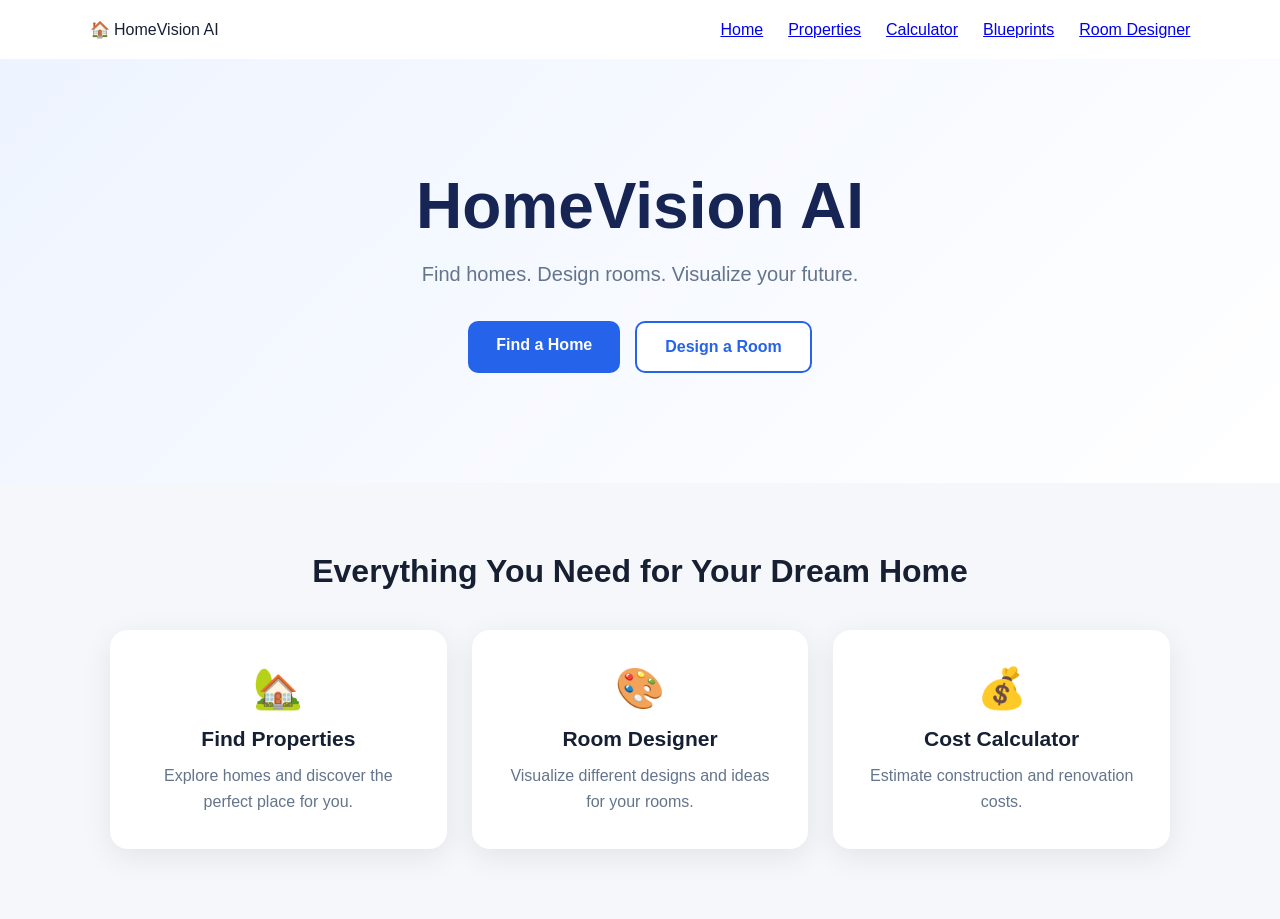
<file: index.html>
<!DOCTYPE html>
<html lang="en">
<head>
  <meta charset="UTF-8">
  <meta name="viewport" content="width=device-width, initial-scale=1.0">

  <title>HomeVision AI</title>

<link rel="stylesheet" href="style.css">
<meta charset="UTF-8">
<meta name="viewport" content="width=device-width, initial-scale=1.0">
<title>HomeVision AI</title>
<link rel="stylesheet" href="style.css">
</head>

<body>

  <nav class="navbar">
    <div class="logo">🏠 HomeVision AI</div>

    <div class="nav-links">
      <a href="index.html">Home</a>
      <a href="properties.html">Properties</a>
      <a href="calculator.html">Calculator</a>
      <a href="blueprints.html">Blueprints</a>
      <a href="roomdesigner.html">Room Designer</a>
    </div>
  </nav>

  <section class="hero">
    <h1>HomeVision AI</h1>

    <p>
      Find homes. Design rooms. Visualize your future.
    </p>

    <div class="hero-buttons">
      <a href="properties.html" class="button">Find a Home</a>
      <a href="roomdesigner.html" class="button secondary">Design a Room</a>
    </div>
  </section>

  <section class="features">
    <h2>Everything You Need for Your Dream Home</h2>

    <div class="cards">

      <div class="card">
        <div class="icon">🏡</div>
        <h3>Find Properties</h3>
        <p>
          Explore homes and discover the perfect place for you.
        </p>
      </div>

      <div class="card">
        <div class="icon">🎨</div>
        <h3>Room Designer</h3>
        <p>
          Visualize different designs and ideas for your rooms.
        </p>
      </div>

      <div class="card">
        <div class="icon">💰</div>
        <h3>Cost Calculator</h3>
        <p>
          Estimate construction and renovation costs.
        </p>
      </div>

    </div>
  </section>

</body>
</html>
</file>
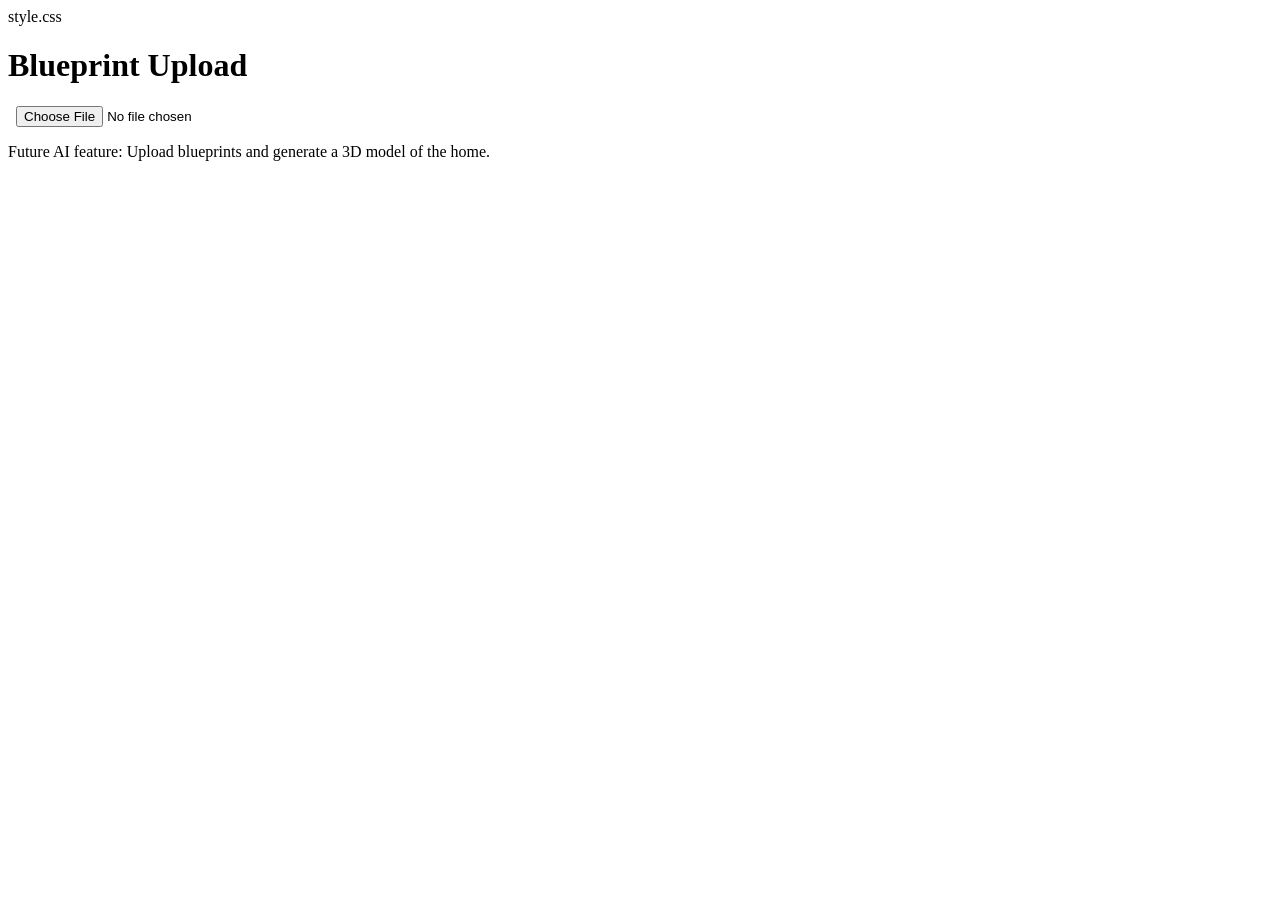
<file: blueprints.html>
<!DOCTYPE html>
<html>
<head>
<title>Blueprint Upload</title>
style.css
</head>
<body>
 
<h1>Blueprint Upload</h1>
 
<input type="file">
 
<p>
Future AI feature:
Upload blueprints and generate a
3D model of the home.
</p>
 
</body>
</html>
</file>
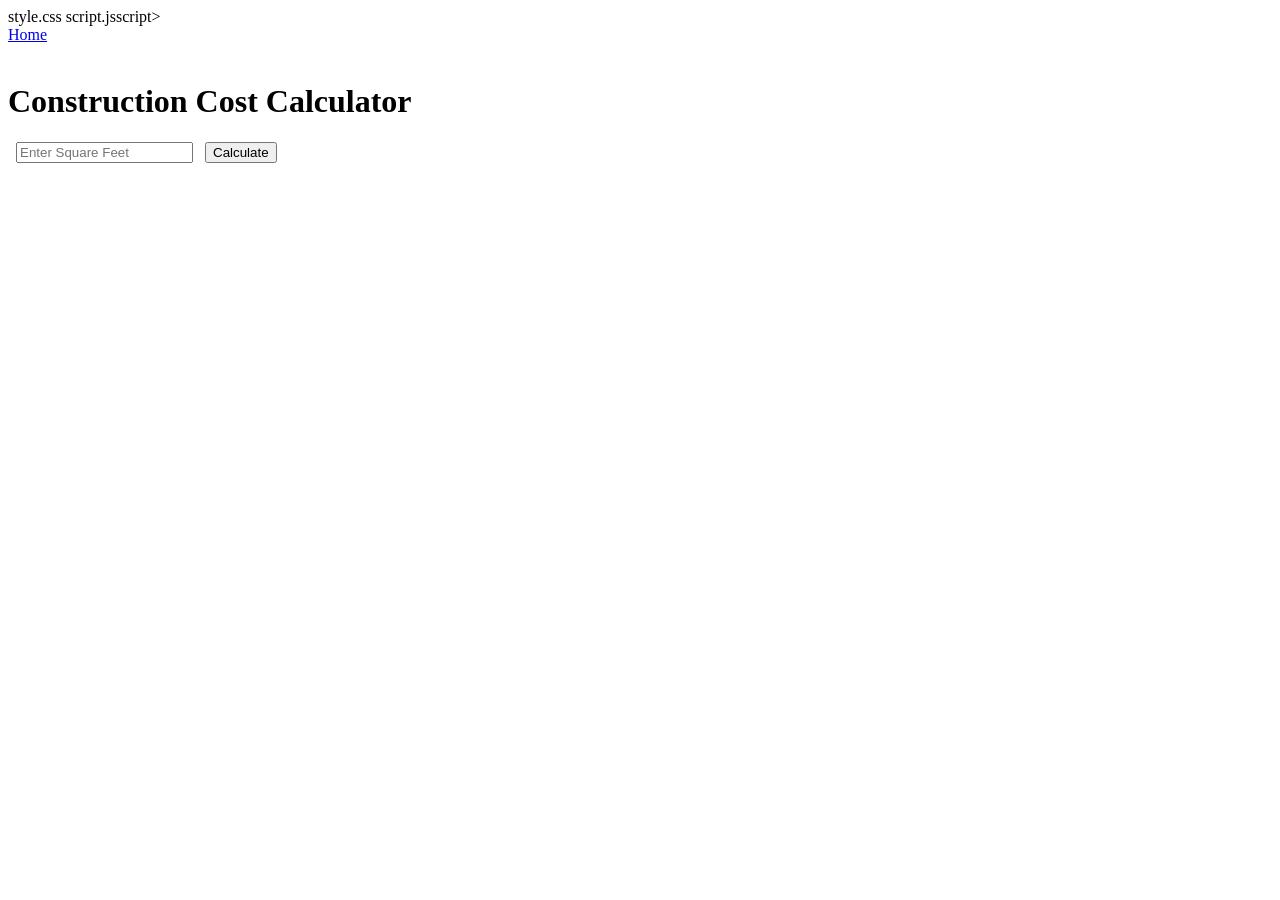
<file: calculator.html>
<!DOCTYPE html>
<html>
<head>
<title>Cost Calculator</title>
style.css
script.jsscript>
</head>
<body>
 
<nav>
<a href="index.html">Home</a>
<a hrefies.htmlProperties</a>
<alculator.htmlCalculator</a>
</nav>
 
<h1>Construction Cost Calculator</h1>
 
<input id="sqft" placeholder="Enter Square Feet">
 
<button onclick="estimate()">
Calculate
</button>
 
<h2 id="result"></h2>
 
</body>
</html>
</file>
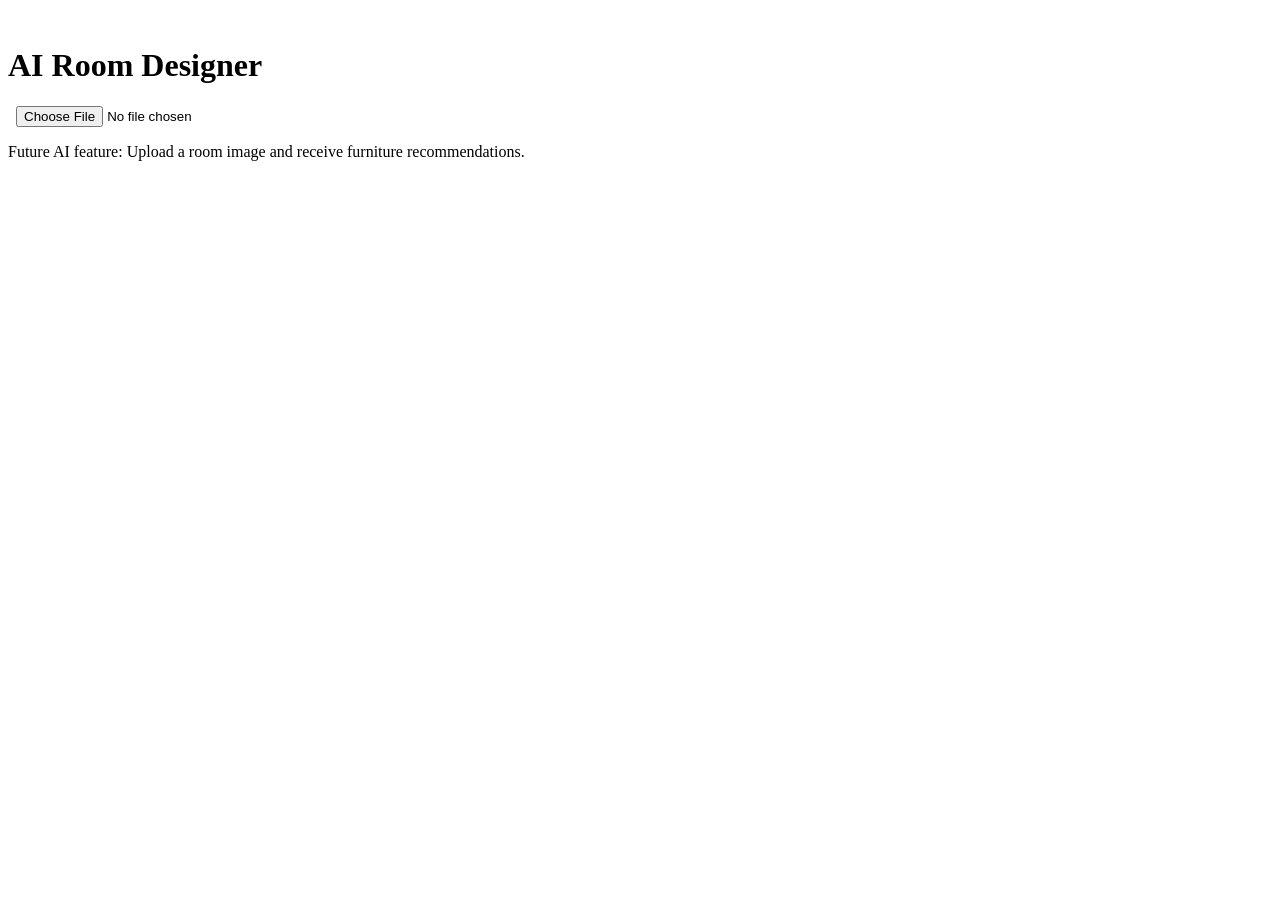
<file: roomdesigner.html>
<!DOCTYPE html>
<html>
<head>
<title>Room Designer</title>
<link.css
</head>
<body>
 
<h1>AI Room Designer</h1>
 
<input type="file">
 
<p>
Future AI feature:
Upload a room image and receive
furniture recommendations.
</p>
 
</body>
</html>
</file>
<file: style.css>
* {
  margin: 0;
  padding: 0;
  box-sizing: border-box;
}

body {
  font-family: Arial, sans-serif;
  background: #f5f7fb;
  color: #172033;
}

/* NAVIGATION */

.navbar {
  display: flex;
  justify-content: space-between;
  align-items: center;
  padding: 20px 7%;
  background: white;
  box-shadow: 0 2px 12px rgba(0, 0, 0, 0.08);
}
.logo img {
height: 60px;
width: auto;
display: block;
}
.nav-links {
  display: flex;
  gap: 25px;
}
<div class="logo">
images/vitalnest-logo.png
<span>HomeVision AI</span>
</div>

.nav-links a {
  text-decoration: none;
  color: #374151;
  font-weight: 500;
}
.nav-links a:hover {
  color: #2563eb;
}

/* HERO */

.hero {
  text-align: center;
  padding: 110px 20px;
  background: linear-gradient(135deg, #eef4ff, #ffffff);
}

.hero h1 {
  font-size: 64px;
  color: #172554;
  margin-bottom: 20px;
}

.hero p {
  font-size: 20px;
  color: #64748b;
  margin-bottom: 35px;
}

/* BUTTONS */

.hero-buttons {
  display: flex;
  justify-content: center;
  gap: 15px;
}

.button {
  display: inline-block;
  padding: 15px 28px;
  background: #2563eb;
  color: white;
  text-decoration: none;
  border-radius: 10px;
  font-weight: bold;
}

.button:hover {
  background: #1d4ed8;
}

.secondary {
  background: white;
  color: #2563eb;
  border: 2px solid #2563eb;
}

.secondary:hover {
  background: #eff6ff;
}

/* FEATURES */

.features {
  max-width: 1100px;
  margin: auto;
  padding: 70px 20px;
  text-align: center;
}

.features h2 {
  font-size: 32px;
  margin-bottom: 40px;
}

.cards {
  display: grid;
  grid-template-columns: repeat(3, 1fr);
  gap: 25px;
}

.card {
  background: white;
  padding: 35px;
  border-radius: 18px;
  box-shadow: 0 8px 30px rgba(0, 0, 0, 0.08);
}

.icon {
  font-size: 40px;
  margin-bottom: 15px;
}

.card h3 {
  margin-bottom: 12px;
  font-size: 21px;
}

.card p {
  color: #64748b;
  line-height: 1.6;
}

/* PHONE / SMALL SCREEN */

@media (max-width: 800px) {

  .navbar {
    flex-direction: column;
    gap: 15px;
  }

  .nav-links {
    flex-wrap: wrap;
    justify-content: center;
    gap: 15px;
  }

  .hero h1 {
    font-size: 44px;
  }

  .cards {
    grid-template-columns: 1fr;
  }

  .hero-buttons {
    flex-direction: column;
    align-items: center;
  }
}
</file>
